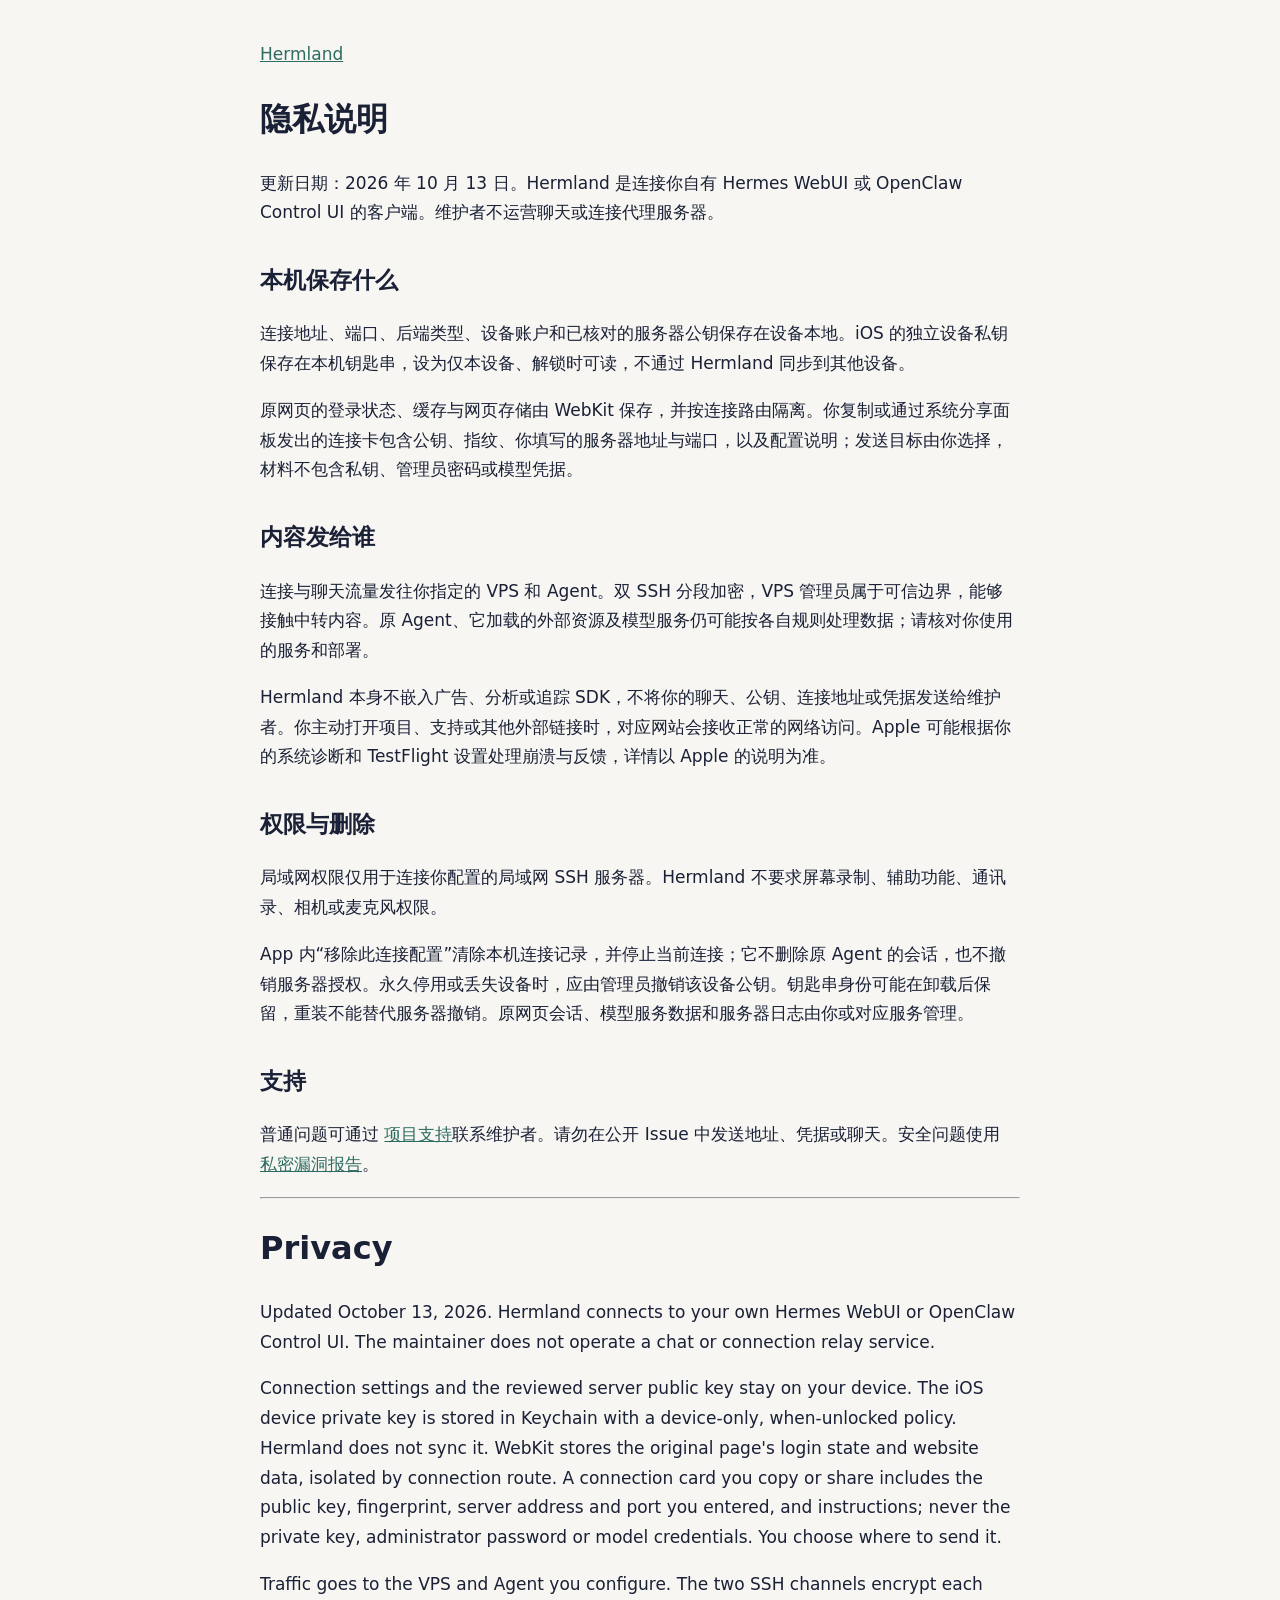
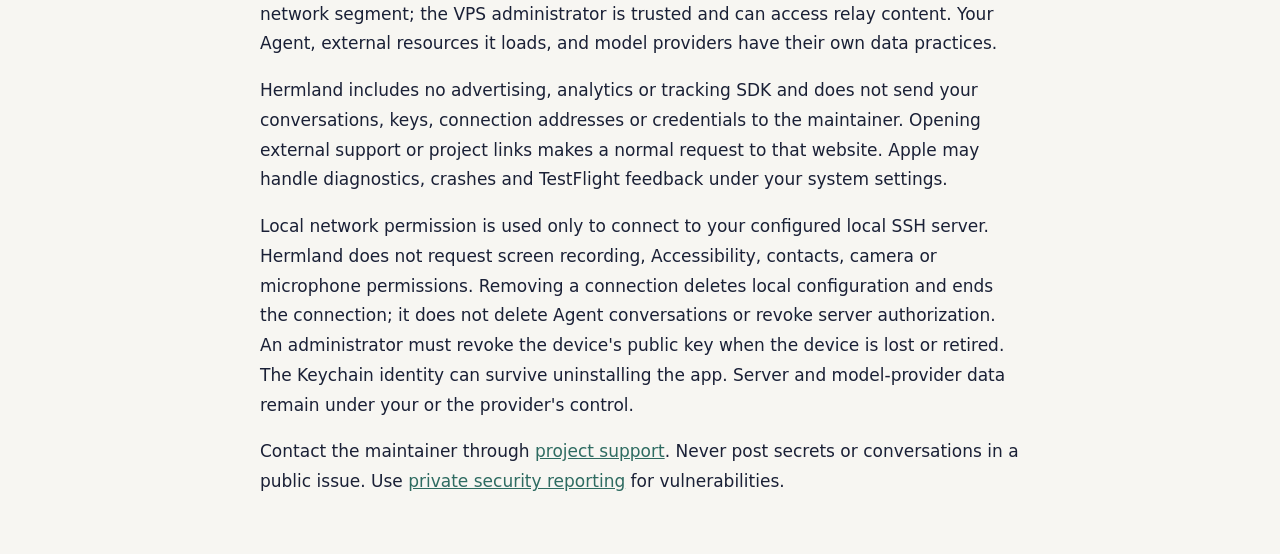
<file: website/privacy.html>
<!doctype html>
<html lang="zh-CN">
<head><meta charset="utf-8"><meta name="viewport" content="width=device-width, initial-scale=1"><title>Hermland 隐私说明 · Privacy</title>
<style>body{font:17px/1.75 system-ui,-apple-system,sans-serif;color:#1a2036;background:#f7f6f2;max-width:760px;margin:0 auto;padding:40px 24px}a{color:#2e6b61}h1{font-size:32px}h2{font-size:23px;margin-top:32px}</style></head>
<body>
<a href="./">Hermland</a>
<h1>隐私说明</h1>
<p>更新日期：2026 年 10 月 13 日。Hermland 是连接你自有 Hermes WebUI 或 OpenClaw Control UI 的客户端。维护者不运营聊天或连接代理服务器。</p>
<h2>本机保存什么</h2>
<p>连接地址、端口、后端类型、设备账户和已核对的服务器公钥保存在设备本地。iOS 的独立设备私钥保存在本机钥匙串，设为仅本设备、解锁时可读，不通过 Hermland 同步到其他设备。</p>
<p>原网页的登录状态、缓存与网页存储由 WebKit 保存，并按连接路由隔离。你复制或通过系统分享面板发出的连接卡包含公钥、指纹、你填写的服务器地址与端口，以及配置说明；发送目标由你选择，材料不包含私钥、管理员密码或模型凭据。</p>
<h2>内容发给谁</h2>
<p>连接与聊天流量发往你指定的 VPS 和 Agent。双 SSH 分段加密，VPS 管理员属于可信边界，能够接触中转内容。原 Agent、它加载的外部资源及模型服务仍可能按各自规则处理数据；请核对你使用的服务和部署。</p>
<p>Hermland 本身不嵌入广告、分析或追踪 SDK，不将你的聊天、公钥、连接地址或凭据发送给维护者。你主动打开项目、支持或其他外部链接时，对应网站会接收正常的网络访问。Apple 可能根据你的系统诊断和 TestFlight 设置处理崩溃与反馈，详情以 Apple 的说明为准。</p>
<h2>权限与删除</h2>
<p>局域网权限仅用于连接你配置的局域网 SSH 服务器。Hermland 不要求屏幕录制、辅助功能、通讯录、相机或麦克风权限。</p>
<p>App 内“移除此连接配置”清除本机连接记录，并停止当前连接；它不删除原 Agent 的会话，也不撤销服务器授权。永久停用或丢失设备时，应由管理员撤销该设备公钥。钥匙串身份可能在卸载后保留，重装不能替代服务器撤销。原网页会话、模型服务数据和服务器日志由你或对应服务管理。</p>
<h2>支持</h2>
<p>普通问题可通过 <a href="https://github.com/ALVIN-YANG/Hermland/issues">项目支持</a>联系维护者。请勿在公开 Issue 中发送地址、凭据或聊天。安全问题使用 <a href="https://github.com/ALVIN-YANG/Hermland/security/advisories/new">私密漏洞报告</a>。</p>
<hr>
<h1 lang="en">Privacy</h1>
<div lang="en">
<p>Updated October 13, 2026. Hermland connects to your own Hermes WebUI or OpenClaw Control UI. The maintainer does not operate a chat or connection relay service.</p>
<p>Connection settings and the reviewed server public key stay on your device. The iOS device private key is stored in Keychain with a device-only, when-unlocked policy. Hermland does not sync it. WebKit stores the original page's login state and website data, isolated by connection route. A connection card you copy or share includes the public key, fingerprint, server address and port you entered, and instructions; never the private key, administrator password or model credentials. You choose where to send it.</p>
<p>Traffic goes to the VPS and Agent you configure. The two SSH channels encrypt each network segment; the VPS administrator is trusted and can access relay content. Your Agent, external resources it loads, and model providers have their own data practices.</p>
<p>Hermland includes no advertising, analytics or tracking SDK and does not send your conversations, keys, connection addresses or credentials to the maintainer. Opening external support or project links makes a normal request to that website. Apple may handle diagnostics, crashes and TestFlight feedback under your system settings.</p>
<p>Local network permission is used only to connect to your configured local SSH server. Hermland does not request screen recording, Accessibility, contacts, camera or microphone permissions. Removing a connection deletes local configuration and ends the connection; it does not delete Agent conversations or revoke server authorization. An administrator must revoke the device's public key when the device is lost or retired. The Keychain identity can survive uninstalling the app. Server and model-provider data remain under your or the provider's control.</p>
<p>Contact the maintainer through <a href="https://github.com/ALVIN-YANG/Hermland/issues">project support</a>. Never post secrets or conversations in a public issue. Use <a href="https://github.com/ALVIN-YANG/Hermland/security/advisories/new">private security reporting</a> for vulnerabilities.</p>
</div></body></html>
</file>
